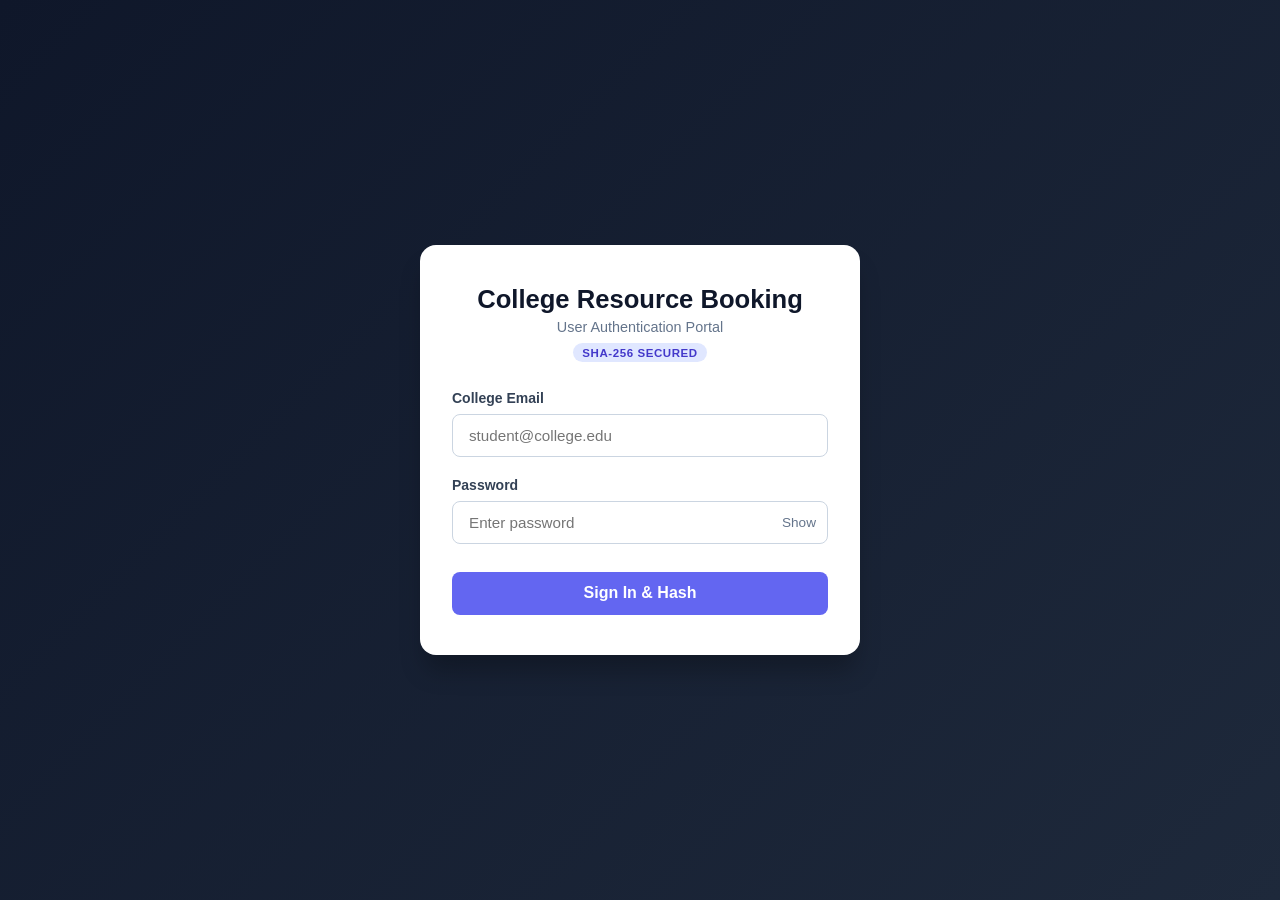
<file: login.html>
<!DOCTYPE html>
<html lang="en">
<head>
    <meta charset="UTF-8">
    <meta name="viewport" content="width=device-width, initial-scale=1.0">
    <title>Login - College Resource Booking</title>
    <style>
        * {
            box-sizing: border-box;
            margin: 0;
            padding: 0;
            font-family: -apple-system, BlinkMacSystemFont, "Segoe UI", Roboto, sans-serif;
        }

        body {
            min-height: 100vh;
            display: flex;
            align-items: center;
            justify-content: center;
            background: linear-gradient(135deg, #0f172a 0%, #1e293b 100%);
            padding: 1.5rem;
        }

        .login-card {
            width: 100%;
            max-width: 440px;
            background: #ffffff;
            border-radius: 16px;
            padding: 2.5rem 2rem;
            box-shadow: 0 20px 25px -5px rgba(0, 0, 0, 0.25);
        }

        .header {
            text-align: center;
            margin-bottom: 1.75rem;
        }

        .header h1 {
            font-size: 1.6rem;
            color: #0f172a;
            margin-bottom: 0.35rem;
        }

        .header p {
            font-size: 0.9rem;
            color: #64748b;
        }

        .badge {
            display: inline-block;
            margin-top: 0.5rem;
            background: #e0e7ff;
            color: #4338ca;
            font-size: 0.72rem;
            font-weight: 700;
            padding: 0.2rem 0.6rem;
            border-radius: 999px;
            text-transform: uppercase;
            letter-spacing: 0.05em;
        }

        .form-group {
            margin-bottom: 1.25rem;
        }

        label {
            display: block;
            font-size: 0.875rem;
            font-weight: 600;
            color: #334155;
            margin-bottom: 0.5rem;
        }

        .input-wrapper {
            position: relative;
        }

        input[type="email"],
        input[type="password"] {
            width: 100%;
            padding: 0.75rem 1rem;
            font-size: 0.95rem;
            border: 1.5px solid #cbd5e1;
            border-radius: 8px;
            outline: none;
            transition: border-color 0.2s, box-shadow 0.2s;
        }

        input:focus {
            border-color: #6366f1;
            box-shadow: 0 0 0 3px rgba(99, 102, 241, 0.15);
        }

        .toggle-btn {
            position: absolute;
            right: 0.75rem;
            top: 50%;
            transform: translateY(-50%);
            background: none;
            border: none;
            cursor: pointer;
            color: #64748b;
            font-size: 0.85rem;
        }

        .btn-submit {
            width: 100%;
            padding: 0.8rem 1rem;
            font-size: 1rem;
            font-weight: 600;
            color: #ffffff;
            background: #6366f1;
            border: none;
            border-radius: 8px;
            cursor: pointer;
            transition: background 0.2s;
            margin-top: 0.5rem;
        }

        .btn-submit:hover {
            background: #4f46e5;
        }

        .hash-display {
            display: none;
            margin-top: 1.5rem;
            background: #f8fafc;
            border: 1px solid #e2e8f0;
            border-radius: 8px;
            padding: 1rem;
            font-size: 0.8rem;
        }

        .hash-display.active {
            display: block;
        }

        .hash-title {
            font-weight: 700;
            color: #334155;
            margin-bottom: 0.35rem;
            display: flex;
            justify-content: space-between;
        }

        .hash-value {
            word-break: break-all;
            background: #1e293b;
            color: #38bdf8;
            padding: 0.5rem;
            border-radius: 6px;
            font-family: monospace;
            font-size: 0.75rem;
        }
    </style>
</head>
<body>

    <main class="login-card">
        <div class="header">
            <h1>College Resource Booking</h1>
            <p>User Authentication Portal</p>
            <span class="badge">SHA-256 Secured</span>
        </div>

        <form id="loginForm" onsubmit="handleLogin(event)">
            <div class="form-group">
                <label for="email">College Email</label>
                <input 
                    type="email" 
                    id="email" 
                    placeholder="student@college.edu" 
                    required 
                    autocomplete="email"
                />
            </div>

            <div class="form-group">
                <label for="password">Password</label>
                <div class="input-wrapper">
                    <input 
                        type="password" 
                        id="password" 
                        placeholder="Enter password" 
                        required 
                        autocomplete="current-password"
                    />
                    <button 
                        type="button" 
                        class="toggle-btn" 
                        onclick="togglePassword()"
                    >
                        Show
                    </button>
                </div>
            </div>

            <button type="submit" class="btn-submit">Sign In & Hash</button>
        </form>

        <div id="hashBox" class="hash-display">
            <div class="hash-title">
                <span>Computed SHA-256 Hash:</span>
                <span style="color: #10b981;">Generated</span>
            </div>
            <div id="hashOutput" class="hash-value"></div>
        </div>
    </main>

    <script>
        async function hashSHA256(str) {
            const encoder = new TextEncoder();
            const data = encoder.encode(str);
            const hashBuffer = await crypto.subtle.digest('SHA-256', data);
            const hashArray = Array.from(new Uint8Array(hashBuffer));
            return hashArray.map(b => b.toString(16).padStart(2, '0')).join('');
        }

        async function handleLogin(event) {
            event.preventDefault();
            const email = document.getElementById('email').value;
            const rawPassword = document.getElementById('password').value;

            // Compute SHA-256 hash
            const passwordHash = await hashSHA256(rawPassword);

            // Display hash on UI
            document.getElementById('hashOutput').textContent = passwordHash;
            document.getElementById('hashBox').classList.add('active');

            console.log('Login Payload:', { email, passwordHash });
        }

        function togglePassword() {
            const pwd = document.getElementById('password');
            const btn = document.querySelector('.toggle-btn');
            const isHidden = pwd.type === 'password';
            pwd.type = isHidden ? 'text' : 'password';
            btn.textContent = isHidden ? 'Hide' : 'Show';
        }
    </script>
</body>
</html>
</file>
